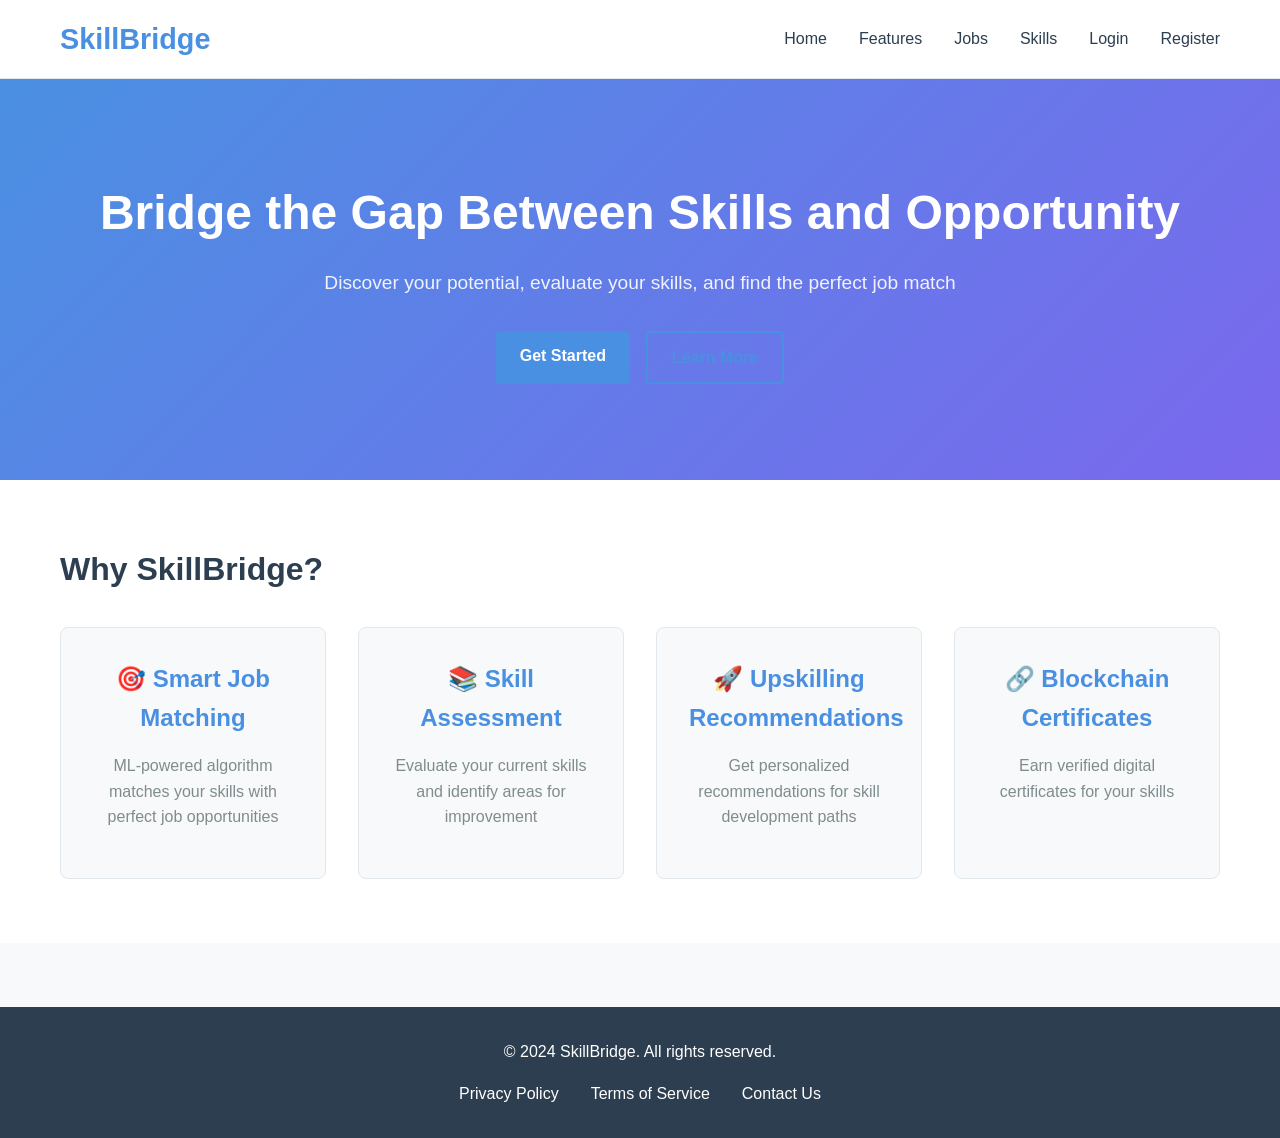
<file: SKILL BRIDGE/frontend/index.html>
<!DOCTYPE html>
<html lang="en">
<head>
    <meta charset="UTF-8">
    <meta name="viewport" content="width=device-width, initial-scale=1.0">
    <title>SkillBridge - Connecting Talent with Opportunity</title>
    <link rel="stylesheet" href="assets/css/style.css">
    <link rel="stylesheet" href="assets/css/responsive.css">
</head>
<body>
    <nav class="navbar">
        <div class="container">
            <div class="navbar-brand">
                <h1>SkillBridge</h1>
            </div>
            <ul class="navbar-menu">
                <li><a href="#home">Home</a></li>
                <li><a href="#features">Features</a></li>
                <li><a href="#jobs">Jobs</a></li>
                <li><a href="#skills">Skills</a></li>
                <li><a href="pages/login.html">Login</a></li>
                <li><a href="pages/register.html">Register</a></li>
            </ul>
        </div>
    </nav>

    <section id="home" class="hero">
        <div class="container">
            <h2>Bridge the Gap Between Skills and Opportunity</h2>
            <p>Discover your potential, evaluate your skills, and find the perfect job match</p>
            <div class="cta-buttons">
                <a href="pages/register.html" class="btn btn-primary">Get Started</a>
                <a href="#features" class="btn btn-secondary">Learn More</a>
            </div>
        </div>
    </section>

    <section id="features" class="features">
        <div class="container">
            <h2>Why SkillBridge?</h2>
            <div class="feature-grid">
                <div class="feature-card">
                    <h3>🎯 Smart Job Matching</h3>
                    <p>ML-powered algorithm matches your skills with perfect job opportunities</p>
                </div>
                <div class="feature-card">
                    <h3>📚 Skill Assessment</h3>
                    <p>Evaluate your current skills and identify areas for improvement</p>
                </div>
                <div class="feature-card">
                    <h3>🚀 Upskilling Recommendations</h3>
                    <p>Get personalized recommendations for skill development paths</p>
                </div>
                <div class="feature-card">
                    <h3>🔗 Blockchain Certificates</h3>
                    <p>Earn verified digital certificates for your skills</p>
                </div>
            </div>
        </div>
    </section>

    <footer class="footer">
        <div class="container">
            <p>&copy; 2024 SkillBridge. All rights reserved.</p>
            <ul class="footer-links">
                <li><a href="#">Privacy Policy</a></li>
                <li><a href="#">Terms of Service</a></li>
                <li><a href="#">Contact Us</a></li>
            </ul>
        </div>
    </footer>

    <script src="assets/js/main.js"></script>
</body>
</html>
</file>
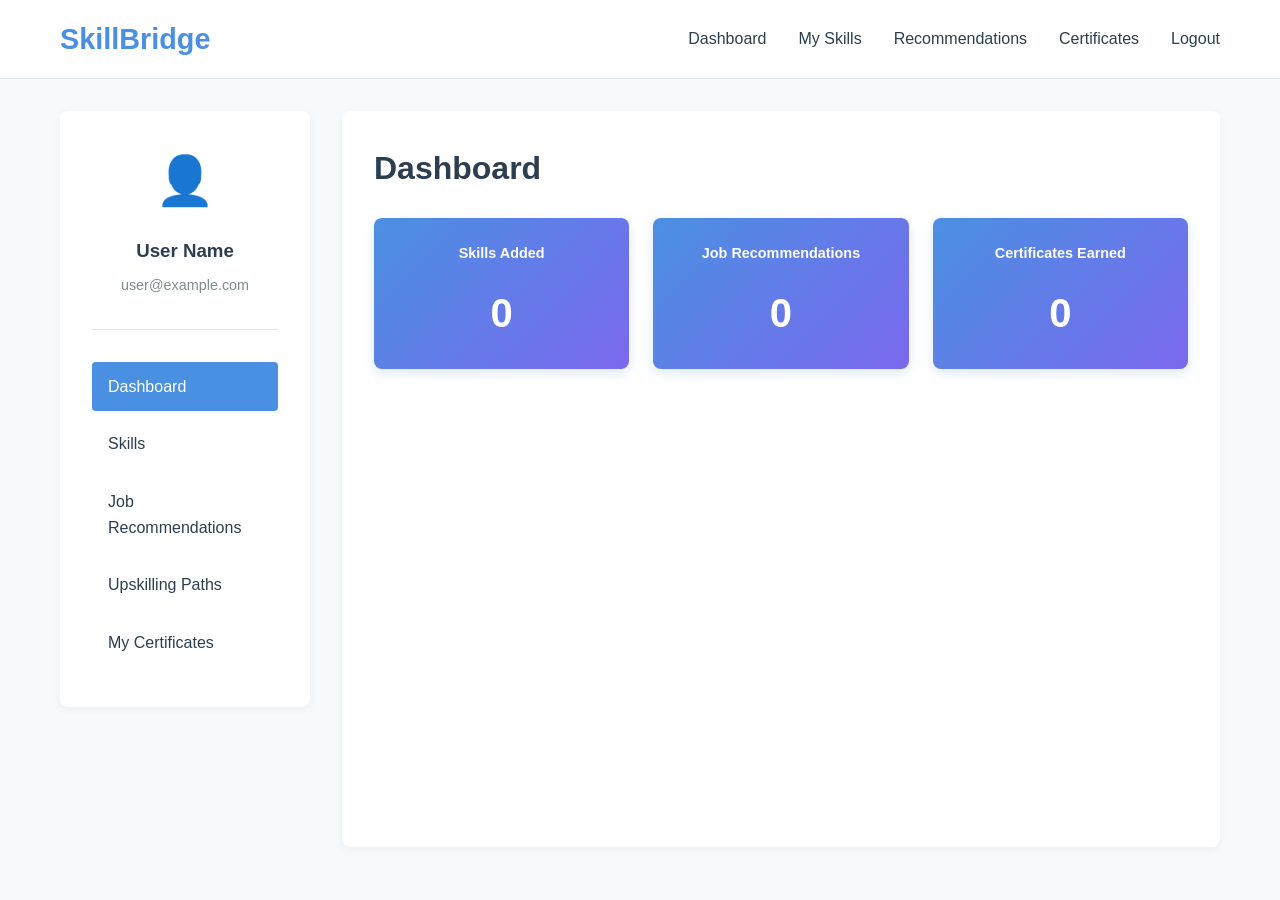
<file: SKILL BRIDGE/frontend/pages/dashboard.html>
<!DOCTYPE html>
<html lang="en">
<head>
    <meta charset="UTF-8">
    <meta name="viewport" content="width=device-width, initial-scale=1.0">
    <title>Dashboard - SkillBridge</title>
    <link rel="stylesheet" href="../assets/css/style.css">
    <link rel="stylesheet" href="../assets/css/dashboard.css">
</head>
<body>
    <nav class="navbar">
        <div class="container">
            <div class="navbar-brand">
                <h1>SkillBridge</h1>
            </div>
            <ul class="navbar-menu">
                <li><a href="#dashboard">Dashboard</a></li>
                <li><a href="#skills">My Skills</a></li>
                <li><a href="#recommendations">Recommendations</a></li>
                <li><a href="#certificates">Certificates</a></li>
                <li><a href="#" onclick="logout()">Logout</a></li>
            </ul>
        </div>
    </nav>

    <div class="container">
        <div class="dashboard">
            <!-- Sidebar -->
            <aside class="sidebar">
                <div class="user-profile">
                    <div class="profile-avatar">👤</div>
                    <h3 id="userName">User Name</h3>
                    <p id="userEmail">user@example.com</p>
                </div>

                <ul class="sidebar-menu">
                    <li><a href="#dashboard" class="active">Dashboard</a></li>
                    <li><a href="#skills">Skills</a></li>
                    <li><a href="#recommendations">Job Recommendations</a></li>
                    <li><a href="#upskilling">Upskilling Paths</a></li>
                    <li><a href="#certificates">My Certificates</a></li>
                </ul>
            </aside>

            <!-- Main Content -->
            <main class="main-content">
                <!-- Dashboard Section -->
                <section id="dashboard" class="content-section active">
                    <h2>Dashboard</h2>
                    <div class="stats-grid">
                        <div class="stat-card">
                            <h3>Skills Added</h3>
                            <p class="stat-value" id="skillCount">0</p>
                        </div>
                        <div class="stat-card">
                            <h3>Job Recommendations</h3>
                            <p class="stat-value" id="jobCount">0</p>
                        </div>
                        <div class="stat-card">
                            <h3>Certificates Earned</h3>
                            <p class="stat-value" id="certCount">0</p>
                        </div>
                    </div>
                </section>

                <!-- Skills Section -->
                <section id="skills" class="content-section">
                    <h2>My Skills</h2>
                    <button class="btn btn-primary" onclick="openAddSkillModal()">Add Skill</button>
                    <div id="skillsList" class="skills-list">
                        <!-- Skills will be loaded here -->
                    </div>
                </section>

                <!-- Recommendations Section -->
                <section id="recommendations" class="content-section">
                    <h2>Job Recommendations</h2>
                    <button class="btn btn-primary" onclick="generateRecommendations()">Generate Recommendations</button>
                    <div id="recommendationsList" class="recommendations-list">
                        <!-- Recommendations will be loaded here -->
                    </div>
                </section>

                <!-- Certificates Section -->
                <section id="certificates" class="content-section">
                    <h2>My Certificates</h2>
                    <div id="certificatesList" class="certificates-list">
                        <!-- Certificates will be loaded here -->
                    </div>
                </section>
            </main>
        </div>
    </div>

    <!-- Add Skill Modal -->
    <div id="addSkillModal" class="modal">
        <div class="modal-content">
            <span class="close" onclick="closeAddSkillModal()">&times;</span>
            <h2>Add a New Skill</h2>
            <form id="addSkillForm">
                <div class="form-group">
                    <label for="skillName">Skill Name</label>
                    <input type="text" id="skillName" required>
                </div>
                <div class="form-group">
                    <label for="skillLevel">Level</label>
                    <select id="skillLevel" required>
                        <option value="Beginner">Beginner</option>
                        <option value="Intermediate">Intermediate</option>
                        <option value="Advanced">Advanced</option>
                        <option value="Expert">Expert</option>
                    </select>
                </div>
                <div class="form-group">
                    <label for="yearsExp">Years of Experience</label>
                    <input type="number" id="yearsExp" min="0" required>
                </div>
                <button type="submit" class="btn btn-primary">Add Skill</button>
            </form>
        </div>
    </div>

    <script src="../assets/js/dashboard.js"></script>
</body>
</html>
</file>
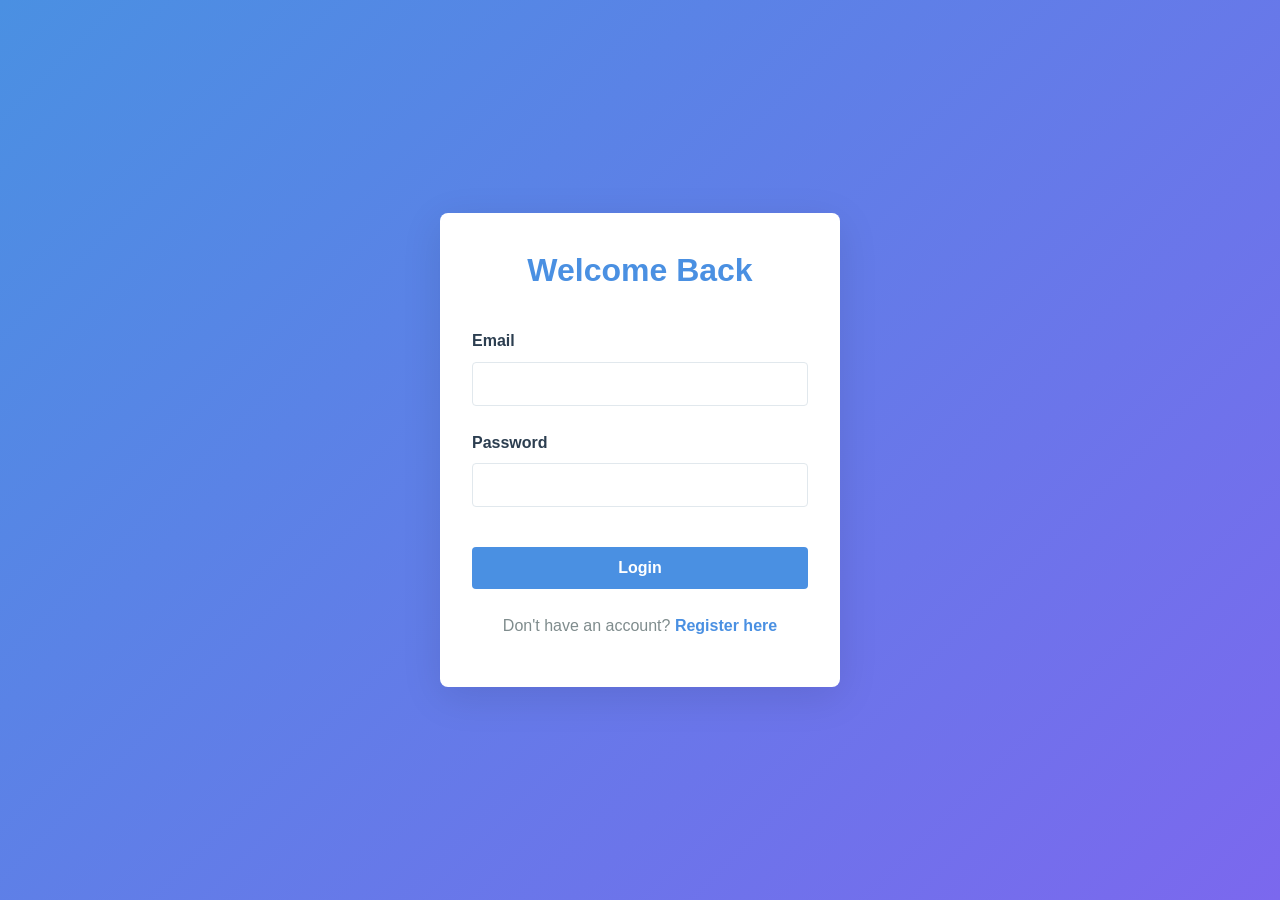
<file: SKILL BRIDGE/frontend/pages/login.html>
<!DOCTYPE html>
<html lang="en">
<head>
    <meta charset="UTF-8">
    <meta name="viewport" content="width=device-width, initial-scale=1.0">
    <title>Login - SkillBridge</title>
    <link rel="stylesheet" href="../assets/css/style.css">
    <link rel="stylesheet" href="../assets/css/form.css">
</head>
<body>
    <div class="auth-container">
        <div class="auth-box">
            <h2>Welcome Back</h2>
            <form id="loginForm" class="auth-form">
                <div class="form-group">
                    <label for="email">Email</label>
                    <input type="email" id="email" name="email" required>
                </div>

                <div class="form-group">
                    <label for="password">Password</label>
                    <input type="password" id="password" name="password" required>
                </div>

                <button type="submit" class="btn btn-primary">Login</button>

                <p class="auth-link">
                    Don't have an account? <a href="register.html">Register here</a>
                </p>
            </form>

            <div id="message" class="message"></div>
        </div>
    </div>

    <script src="../assets/js/auth.js"></script>
    <script>
        document.getElementById('loginForm').addEventListener('submit', async (e) => {
            e.preventDefault();

            const formData = {
                email: document.getElementById('email').value,
                password: document.getElementById('password').value
            };

            try {
                const response = await fetch('/api/auth/login', {
                    method: 'POST',
                    headers: {'Content-Type': 'application/json'},
                    body: JSON.stringify(formData)
                });

                const result = await response.json();

                if (result.status === 'success') {
                    // Store token and user data
                    localStorage.setItem('token', result.token);
                    localStorage.setItem('user', JSON.stringify(result.user));

                    showMessage('Login successful! Redirecting...', 'success');
                    setTimeout(() => {
                        window.location.href = 'dashboard.html';
                    }, 2000);
                } else {
                    showMessage(result.message, 'error');
                }
            } catch (error) {
                showMessage('Login failed: ' + error.message, 'error');
            }
        });

        function showMessage(message, type) {
            const messageDiv = document.getElementById('message');
            messageDiv.textContent = message;
            messageDiv.className = `message ${type}`;
        }
    </script>
</body>
</html>
</file>
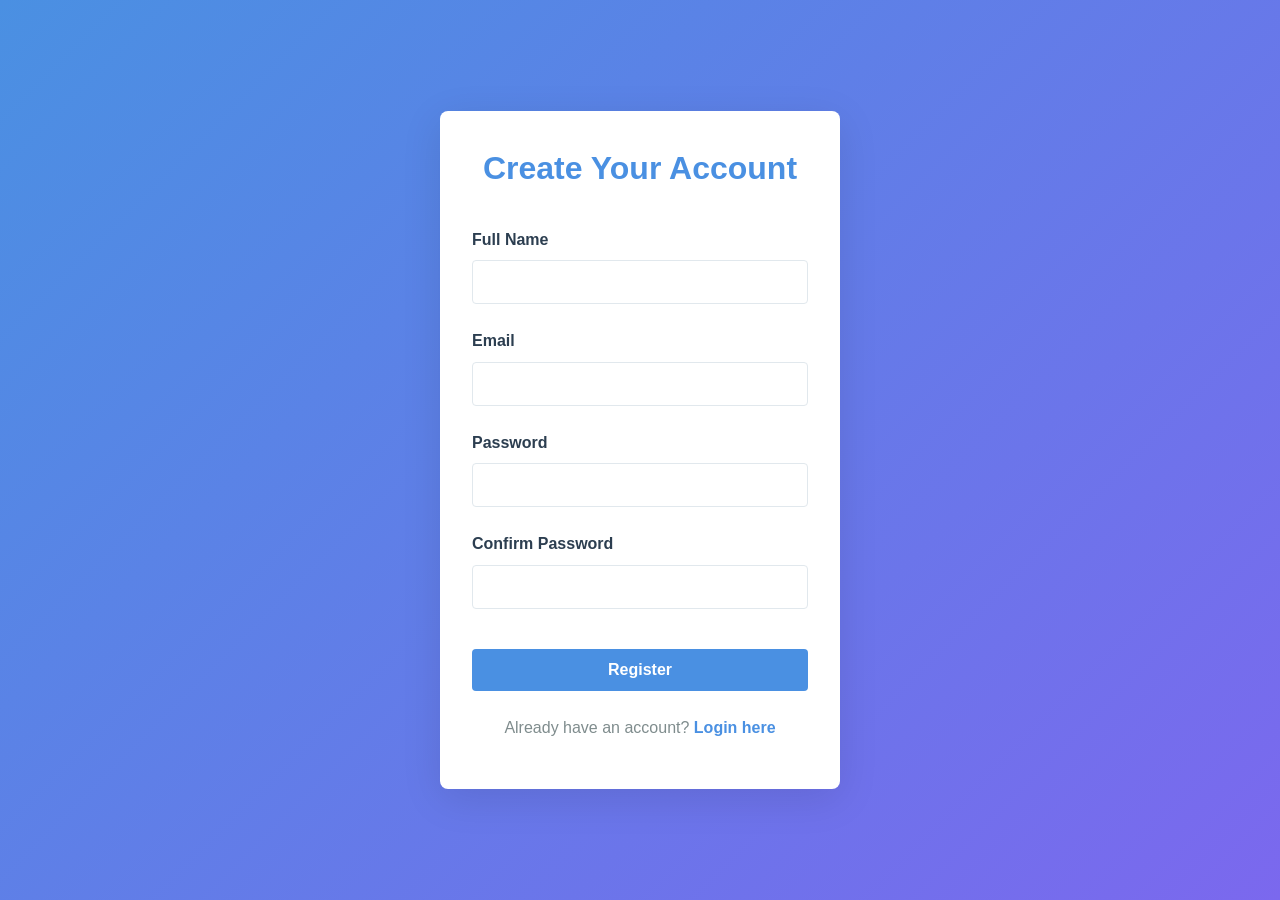
<file: SKILL BRIDGE/frontend/pages/register.html>
<!DOCTYPE html>
<html lang="en">
<head>
    <meta charset="UTF-8">
    <meta name="viewport" content="width=device-width, initial-scale=1.0">
    <title>Register - SkillBridge</title>
    <link rel="stylesheet" href="../assets/css/style.css">
    <link rel="stylesheet" href="../assets/css/form.css">
</head>
<body>
    <div class="auth-container">
        <div class="auth-box">
            <h2>Create Your Account</h2>
            <form id="registerForm" class="auth-form">
                <div class="form-group">
                    <label for="full_name">Full Name</label>
                    <input type="text" id="full_name" name="full_name" required>
                </div>

                <div class="form-group">
                    <label for="email">Email</label>
                    <input type="email" id="email" name="email" required>
                </div>

                <div class="form-group">
                    <label for="password">Password</label>
                    <input type="password" id="password" name="password" required>
                </div>

                <div class="form-group">
                    <label for="confirm_password">Confirm Password</label>
                    <input type="password" id="confirm_password" name="confirm_password" required>
                </div>

                <button type="submit" class="btn btn-primary">Register</button>

                <p class="auth-link">
                    Already have an account? <a href="login.html">Login here</a>
                </p>
            </form>

            <div id="message" class="message"></div>
        </div>
    </div>

    <script src="../assets/js/auth.js"></script>
    <script>
        document.getElementById('registerForm').addEventListener('submit', async (e) => {
            e.preventDefault();

            const formData = {
                full_name: document.getElementById('full_name').value,
                email: document.getElementById('email').value,
                password: document.getElementById('password').value
            };

            const confirmPassword = document.getElementById('confirm_password').value;

            if (formData.password !== confirmPassword) {
                showMessage('Passwords do not match', 'error');
                return;
            }

            try {
                const response = await fetch('/api/auth/register', {
                    method: 'POST',
                    headers: {'Content-Type': 'application/json'},
                    body: JSON.stringify(formData)
                });

                const result = await response.json();

                if (result.status === 'success') {
                    showMessage('Registration successful! Redirecting to login...', 'success');
                    setTimeout(() => {
                        window.location.href = 'login.html';
                    }, 2000);
                } else {
                    showMessage(result.message, 'error');
                }
            } catch (error) {
                showMessage('Registration failed: ' + error.message, 'error');
            }
        });

        function showMessage(message, type) {
            const messageDiv = document.getElementById('message');
            messageDiv.textContent = message;
            messageDiv.className = `message ${type}`;
        }
    </script>
</body>
</html>
</file>
<file: SKILL BRIDGE/frontend/assets/css/style.css>
/* SkillBridge Main Stylesheet */

* {
    margin: 0;
    padding: 0;
    box-sizing: border-box;
}

:root {
    --primary-color: #4A90E2;
    --secondary-color: #7B68EE;
    --accent-color: #50E3C2;
    --text-dark: #2C3E50;
    --text-light: #7F8C8D;
    --bg-light: #F8F9FA;
    --bg-white: #FFFFFF;
    --border-color: #E1E8ED;
    --success: #27AE60;
    --error: #E74C3C;
    --warning: #F39C12;
}

html {
    font-size: 16px;
    scroll-behavior: smooth;
}

body {
    font-family: 'Segoe UI', Tahoma, Geneva, Verdana, sans-serif;
    color: var(--text-dark);
    background-color: var(--bg-light);
    line-height: 1.6;
}

.container {
    max-width: 1200px;
    margin: 0 auto;
    padding: 0 20px;
}

/* Typography */
h1, h2, h3, h4, h5, h6 {
    color: var(--text-dark);
    margin-bottom: 0.5rem;
    font-weight: 600;
}

h2 {
    font-size: 2rem;
    margin-bottom: 1.5rem;
}

p {
    color: var(--text-light);
    margin-bottom: 1rem;
}

/* Navigation */
.navbar {
    background: var(--bg-white);
    border-bottom: 1px solid var(--border-color);
    padding: 1rem 0;
    position: sticky;
    top: 0;
    z-index: 100;
}

.navbar .container {
    display: flex;
    justify-content: space-between;
    align-items: center;
}

.navbar-brand h1 {
    color: var(--primary-color);
    font-size: 1.8rem;
    margin: 0;
}

.navbar-menu {
    display: flex;
    list-style: none;
    gap: 2rem;
}

.navbar-menu a {
    color: var(--text-dark);
    text-decoration: none;
    font-weight: 500;
    transition: color 0.3s ease;
}

.navbar-menu a:hover {
    color: var(--primary-color);
}

/* Buttons */
.btn {
    display: inline-block;
    padding: 0.75rem 1.5rem;
    border: none;
    border-radius: 4px;
    font-size: 1rem;
    font-weight: 600;
    cursor: pointer;
    transition: all 0.3s ease;
    text-decoration: none;
}

.btn-primary {
    background-color: var(--primary-color);
    color: white;
}

.btn-primary:hover {
    background-color: #3A7BC8;
    transform: translateY(-2px);
    box-shadow: 0 4px 12px rgba(74, 144, 226, 0.3);
}

.btn-secondary {
    background-color: transparent;
    color: var(--primary-color);
    border: 2px solid var(--primary-color);
}

.btn-secondary:hover {
    background-color: var(--primary-color);
    color: white;
}

/* Hero Section */
.hero {
    background: linear-gradient(135deg, var(--primary-color) 0%, var(--secondary-color) 100%);
    color: white;
    padding: 6rem 0;
    text-align: center;
}

.hero h2 {
    color: white;
    font-size: 3rem;
    margin-bottom: 1rem;
}

.hero p {
    color: rgba(255, 255, 255, 0.9);
    font-size: 1.2rem;
    margin-bottom: 2rem;
}

.cta-buttons {
    display: flex;
    gap: 1rem;
    justify-content: center;
    flex-wrap: wrap;
}

/* Features Section */
.features {
    padding: 4rem 0;
    background: var(--bg-white);
}

.feature-grid {
    display: grid;
    grid-template-columns: repeat(auto-fit, minmax(250px, 1fr));
    gap: 2rem;
    margin-top: 2rem;
}

.feature-card {
    background: var(--bg-light);
    padding: 2rem;
    border-radius: 8px;
    text-align: center;
    transition: all 0.3s ease;
    border: 1px solid var(--border-color);
}

.feature-card:hover {
    transform: translateY(-10px);
    box-shadow: 0 10px 30px rgba(0, 0, 0, 0.1);
}

.feature-card h3 {
    color: var(--primary-color);
    margin-bottom: 1rem;
    font-size: 1.5rem;
}

.feature-card p {
    color: var(--text-light);
}

/* Footer */
.footer {
    background: var(--text-dark);
    color: white;
    padding: 2rem 0;
    text-align: center;
    margin-top: 4rem;
}

.footer p {
    color: white;
    margin-bottom: 1rem;
}

.footer-links {
    display: flex;
    list-style: none;
    justify-content: center;
    gap: 2rem;
}

.footer-links a {
    color: white;
    text-decoration: none;
    transition: color 0.3s ease;
}

.footer-links a:hover {
    color: var(--primary-color);
}

/* Messages */
.message {
    padding: 1rem;
    border-radius: 4px;
    margin-bottom: 1rem;
    display: none;
}

.message.success {
    background-color: #D4EDDA;
    color: #155724;
    border: 1px solid #C3E6CB;
    display: block;
}

.message.error {
    background-color: #F8D7DA;
    color: #721C24;
    border: 1px solid #F5C6CB;
    display: block;
}

/* Responsive */
@media (max-width: 768px) {
    .navbar-menu {
        gap: 1rem;
    }

    .hero h2 {
        font-size: 2rem;
    }

    .feature-grid {
        grid-template-columns: 1fr;
    }
}
</file>
<file: SKILL BRIDGE/frontend/assets/css/responsive.css>
/* Responsive Design */

@media (max-width: 1024px) {
    .container {
        padding: 0 15px;
    }

    .navbar-menu {
        gap: 1rem;
        font-size: 0.9rem;
    }

    .feature-grid {
        grid-template-columns: repeat(2, 1fr);
    }
}

@media (max-width: 768px) {
    html {
        font-size: 14px;
    }

    .navbar .container {
        flex-direction: column;
        gap: 1rem;
    }

    .navbar-menu {
        flex-direction: column;
        gap: 0.5rem;
        width: 100%;
    }

    .navbar-menu li {
        border-bottom: 1px solid var(--border-color);
        padding-bottom: 0.5rem;
    }

    .navbar-menu li:last-child {
        border-bottom: none;
    }

    .navbar-menu a {
        display: block;
        padding: 0.5rem 0;
    }

    .hero {
        padding: 3rem 0;
    }

    .hero h2 {
        font-size: 2rem;
    }

    .hero p {
        font-size: 1rem;
    }

    .cta-buttons {
        flex-direction: column;
        align-items: center;
    }

    .cta-buttons .btn {
        width: 100%;
        max-width: 300px;
    }

    .feature-grid {
        grid-template-columns: 1fr;
    }

    .dashboard {
        grid-template-columns: 1fr;
    }

    .sidebar {
        display: grid;
        grid-template-columns: 1fr 1fr;
        gap: 1rem;
        position: static;
    }

    .user-profile {
        grid-column: 1 / -1;
    }

    .sidebar-menu {
        grid-column: 1 / -1;
        display: grid;
        grid-template-columns: repeat(2, 1fr);
        gap: 0.5rem;
    }

    .sidebar-menu li {
        margin-bottom: 0;
    }

    .stats-grid {
        grid-template-columns: 1fr;
    }

    .skills-list,
    .recommendations-list,
    .certificates-list {
        grid-template-columns: 1fr;
    }

    .modal-content {
        width: 95%;
        margin: 20% auto;
    }
}

@media (max-width: 480px) {
    html {
        font-size: 13px;
    }

    .container {
        padding: 0 10px;
    }

    h2 {
        font-size: 1.5rem;
    }

    .hero h2 {
        font-size: 1.5rem;
    }

    .hero p {
        font-size: 0.95rem;
    }

    .btn {
        padding: 0.6rem 1rem;
        font-size: 0.9rem;
    }

    .auth-box {
        padding: 1rem;
    }

    .footer-links {
        flex-direction: column;
        gap: 0.5rem;
    }

    .sidebar {
        grid-template-columns: 1fr;
    }

    .sidebar-menu {
        grid-template-columns: 1fr;
    }

    .stat-card {
        padding: 1rem;
    }

    .stat-value {
        font-size: 2rem;
    }

    .skills-list,
    .recommendations-list,
    .certificates-list {
        grid-template-columns: 1fr;
    }
}

/* Print Styles */
@media print {
    .navbar,
    .footer,
    .sidebar,
    .cta-buttons,
    .btn {
        display: none;
    }

    body {
        background: white;
    }

    .main-content {
        box-shadow: none;
        border: 1px solid var(--border-color);
    }
}
</file>
<file: SKILL BRIDGE/frontend/assets/css/dashboard.css>
/* Dashboard Styling */

.dashboard {
    display: grid;
    grid-template-columns: 250px 1fr;
    gap: 2rem;
    padding: 2rem 0;
    min-height: calc(100vh - 100px);
}

/* Sidebar */
.sidebar {
    background: var(--bg-white);
    border-radius: 8px;
    padding: 2rem;
    height: fit-content;
    position: sticky;
    top: 100px;
    box-shadow: 0 2px 8px rgba(0, 0, 0, 0.05);
}

.user-profile {
    text-align: center;
    margin-bottom: 2rem;
    border-bottom: 1px solid var(--border-color);
    padding-bottom: 2rem;
}

.profile-avatar {
    font-size: 3rem;
    margin-bottom: 1rem;
}

.user-profile h3 {
    color: var(--text-dark);
    margin-bottom: 0.5rem;
}

.user-profile p {
    color: var(--text-light);
    font-size: 0.9rem;
    margin: 0;
}

.sidebar-menu {
    list-style: none;
}

.sidebar-menu li {
    margin-bottom: 0.5rem;
}

.sidebar-menu a {
    display: block;
    padding: 0.75rem 1rem;
    color: var(--text-dark);
    text-decoration: none;
    border-radius: 4px;
    transition: all 0.3s ease;
}

.sidebar-menu a:hover,
.sidebar-menu a.active {
    background-color: var(--primary-color);
    color: white;
}

/* Main Content */
.main-content {
    background: var(--bg-white);
    border-radius: 8px;
    padding: 2rem;
    box-shadow: 0 2px 8px rgba(0, 0, 0, 0.05);
}

.content-section {
    display: none;
}

.content-section.active {
    display: block;
}

/* Stats Grid */
.stats-grid {
    display: grid;
    grid-template-columns: repeat(auto-fit, minmax(200px, 1fr));
    gap: 1.5rem;
    margin-bottom: 2rem;
}

.stat-card {
    background: linear-gradient(135deg, var(--primary-color) 0%, var(--secondary-color) 100%);
    color: white;
    padding: 1.5rem;
    border-radius: 8px;
    text-align: center;
    box-shadow: 0 4px 12px rgba(74, 144, 226, 0.2);
}

.stat-card h3 {
    color: white;
    font-size: 0.9rem;
    margin-bottom: 1rem;
}

.stat-value {
    font-size: 2.5rem;
    font-weight: bold;
    color: white;
    margin: 0;
}

/* Skills List */
.skills-list,
.recommendations-list,
.certificates-list {
    display: grid;
    grid-template-columns: repeat(auto-fill, minmax(250px, 1fr));
    gap: 1.5rem;
    margin-top: 1.5rem;
}

.skill-item,
.recommendation-item,
.certificate-item {
    background: var(--bg-light);
    padding: 1.5rem;
    border-radius: 8px;
    border-left: 4px solid var(--primary-color);
    transition: all 0.3s ease;
}

.skill-item:hover,
.recommendation-item:hover,
.certificate-item:hover {
    box-shadow: 0 8px 16px rgba(0, 0, 0, 0.1);
    transform: translateY(-5px);
}

.skill-item h4,
.recommendation-item h4,
.certificate-item h4 {
    color: var(--primary-color);
    margin-bottom: 0.5rem;
}

.skill-level {
    display: inline-block;
    background: var(--primary-color);
    color: white;
    padding: 0.25rem 0.75rem;
    border-radius: 20px;
    font-size: 0.8rem;
    margin-top: 0.5rem;
}

.match-score {
    display: inline-block;
    background: var(--accent-color);
    color: white;
    padding: 0.5rem 1rem;
    border-radius: 4px;
    font-weight: bold;
    margin-top: 0.5rem;
}

/* Modal */
.modal {
    display: none;
    position: fixed;
    z-index: 1000;
    left: 0;
    top: 0;
    width: 100%;
    height: 100%;
    background-color: rgba(0, 0, 0, 0.5);
}

.modal-content {
    background-color: var(--bg-white);
    margin: 5% auto;
    padding: 2rem;
    border-radius: 8px;
    width: 90%;
    max-width: 500px;
    box-shadow: 0 4px 20px rgba(0, 0, 0, 0.3);
}

.close {
    color: var(--text-light);
    float: right;
    font-size: 2rem;
    font-weight: bold;
    cursor: pointer;
    transition: color 0.3s ease;
}

.close:hover,
.close:focus {
    color: var(--text-dark);
}

.modal-content h2 {
    color: var(--primary-color);
    margin-bottom: 1.5rem;
}

/* Responsive */
@media (max-width: 768px) {
    .dashboard {
        grid-template-columns: 1fr;
    }

    .sidebar {
        position: static;
    }

    .stats-grid {
        grid-template-columns: 1fr;
    }

    .skills-list,
    .recommendations-list,
    .certificates-list {
        grid-template-columns: 1fr;
    }
}
</file>
<file: SKILL BRIDGE/frontend/assets/css/form.css>
/* Form Styling */

.auth-container {
    display: flex;
    justify-content: center;
    align-items: center;
    min-height: 100vh;
    background: linear-gradient(135deg, var(--primary-color) 0%, var(--secondary-color) 100%);
    padding: 1rem;
}

.auth-box {
    background: var(--bg-white);
    padding: 2rem;
    border-radius: 8px;
    box-shadow: 0 10px 40px rgba(0, 0, 0, 0.1);
    width: 100%;
    max-width: 400px;
}

.auth-box h2 {
    text-align: center;
    color: var(--primary-color);
    margin-bottom: 2rem;
}

.auth-form {
    display: flex;
    flex-direction: column;
}

.form-group {
    margin-bottom: 1.5rem;
}

.form-group label {
    display: block;
    margin-bottom: 0.5rem;
    color: var(--text-dark);
    font-weight: 600;
}

.form-group input,
.form-group select {
    width: 100%;
    padding: 0.75rem;
    border: 1px solid var(--border-color);
    border-radius: 4px;
    font-size: 1rem;
    transition: border-color 0.3s ease;
    font-family: inherit;
}

.form-group input:focus,
.form-group select:focus {
    outline: none;
    border-color: var(--primary-color);
    box-shadow: 0 0 0 3px rgba(74, 144, 226, 0.1);
}

.auth-form .btn {
    margin-top: 1rem;
    padding: 0.75rem;
    font-size: 1rem;
}

.auth-link {
    text-align: center;
    margin-top: 1.5rem;
    color: var(--text-light);
}

.auth-link a {
    color: var(--primary-color);
    text-decoration: none;
    font-weight: 600;
}

.auth-link a:hover {
    text-decoration: underline;
}

@media (max-width: 480px) {
    .auth-box {
        padding: 1.5rem;
    }

    .auth-box h2 {
        font-size: 1.5rem;
    }
}
</file>
